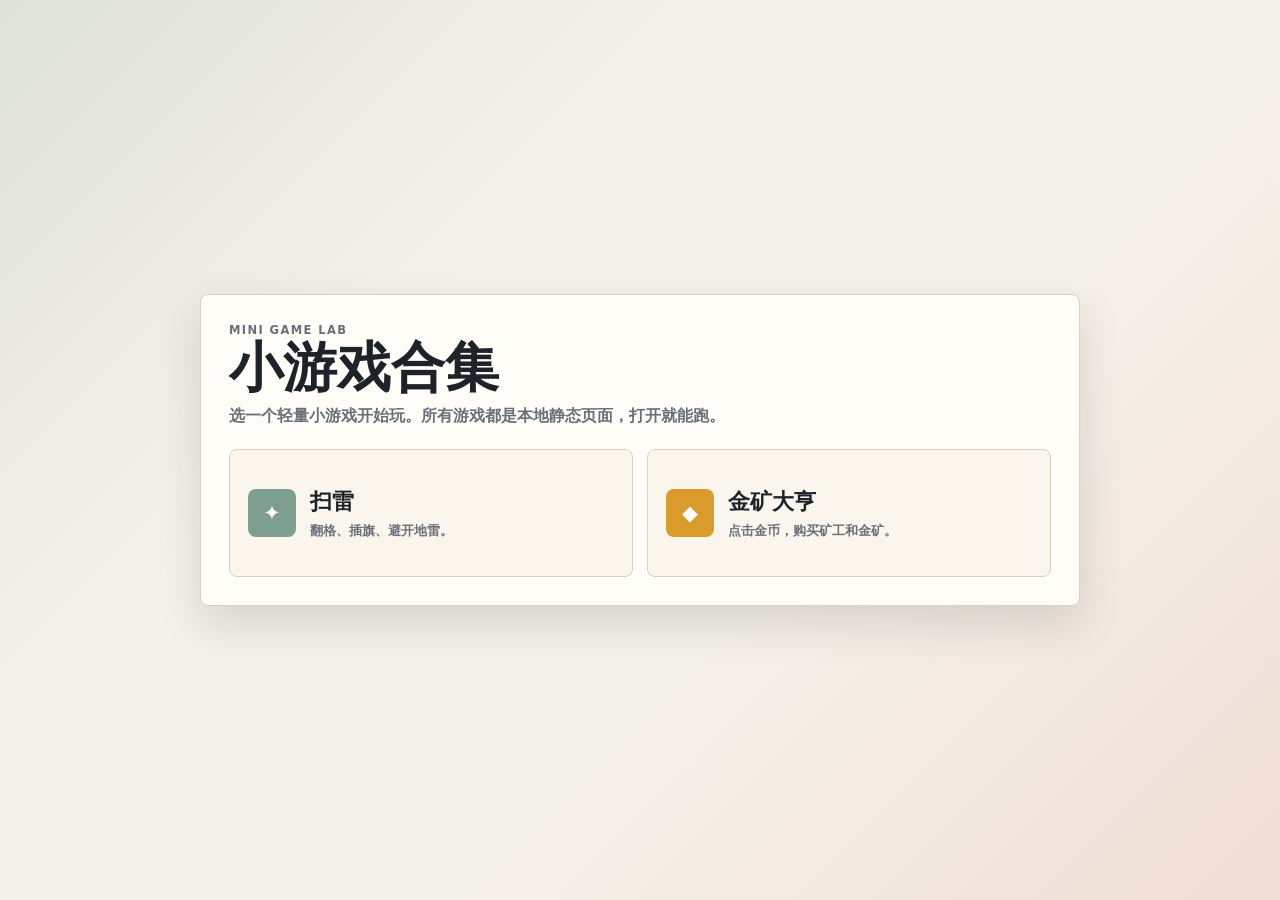
<file: index.html>
<!doctype html>
<html lang="zh-CN">
  <head>
    <meta charset="utf-8">
    <meta name="viewport" content="width=device-width, initial-scale=1">
    <title>小游戏合集</title>
    <link rel="stylesheet" href="styles.css">
  </head>
  <body class="home-page">
    <main class="home-shell">
      <section class="home-hero" aria-labelledby="homeTitle">
        <p class="eyebrow">MINI GAME LAB</p>
        <h1 id="homeTitle">小游戏合集</h1>
        <p class="home-copy">选一个轻量小游戏开始玩。所有游戏都是本地静态页面，打开就能跑。</p>
      </section>

      <section class="game-grid" aria-label="游戏列表">
        <a class="game-card mines-card" href="minesweeper.html">
          <span class="game-mark">✦</span>
          <span>
            <strong>扫雷</strong>
            <small>翻格、插旗、避开地雷。</small>
          </span>
        </a>

        <a class="game-card gold-card" href="gold.html">
          <span class="game-mark">◆</span>
          <span>
            <strong>金矿大亨</strong>
            <small>点击金币，购买矿工和金矿。</small>
          </span>
        </a>
      </section>
    </main>
  </body>
</html>
</file>
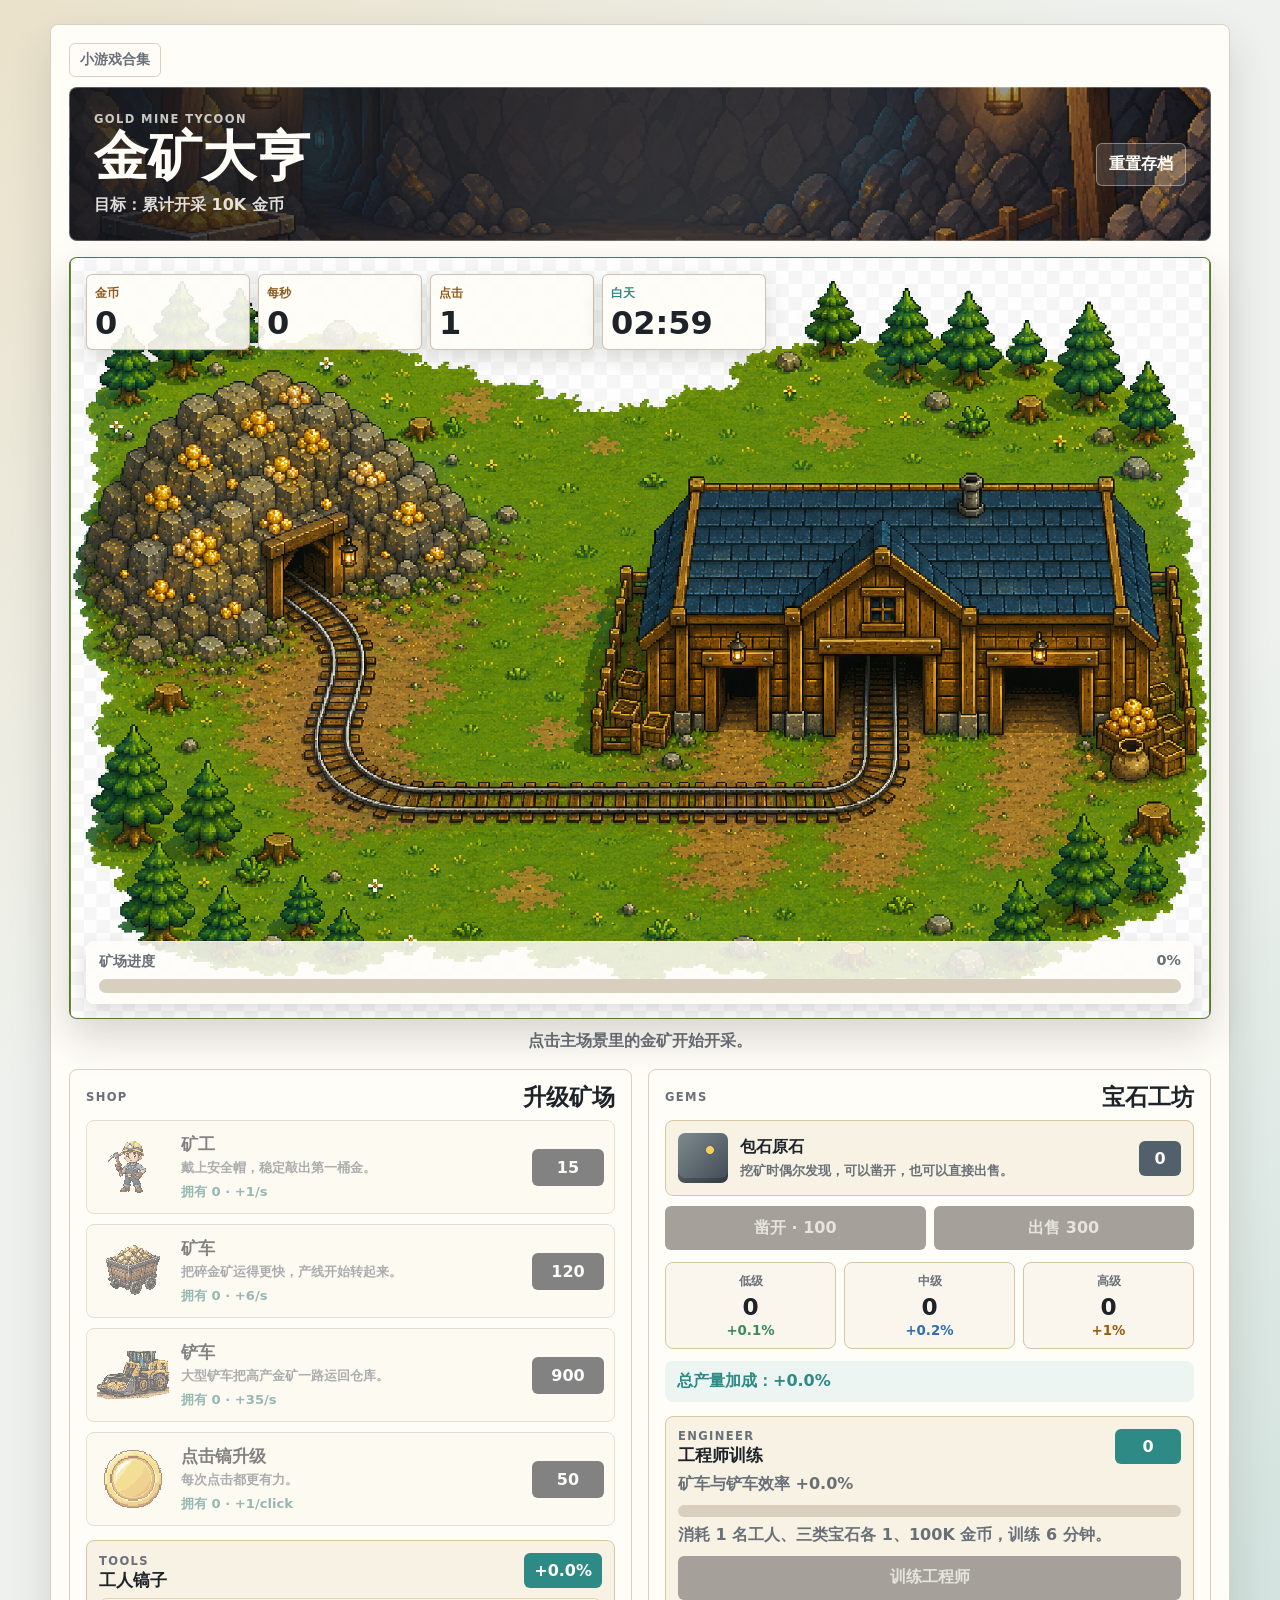
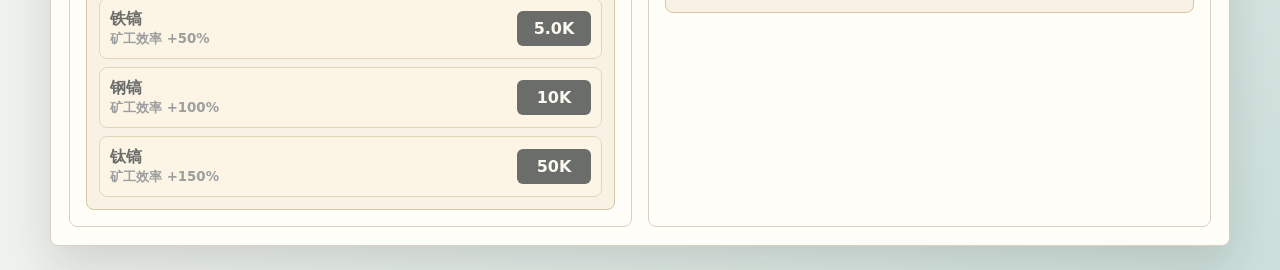
<file: gold.html>
<!doctype html>
<html lang="zh-CN">
  <head>
    <meta charset="utf-8">
    <meta name="viewport" content="width=device-width, initial-scale=1">
    <title>金矿大亨</title>
    <link rel="stylesheet" href="styles.css">
  </head>
  <body class="gold-page">
    <main class="gold-app">
      <nav class="mini-nav gold-nav" aria-label="页面导航">
        <a href="index.html">小游戏合集</a>
      </nav>

      <section class="gold-hero compact-hero" aria-label="金矿大亨">
        <div>
          <p class="eyebrow">GOLD MINE TYCOON</p>
          <h1>金矿大亨</h1>
          <p id="goalText" class="gold-goal">目标：累计开采 10,000 金币</p>
        </div>
        <button id="resetSave" class="reset-save" type="button">重置存档</button>
      </section>

      <section id="scenePanel" class="scene-panel" aria-label="金矿开采主场景">
        <img id="sceneBg" class="scene-bg" src="assets/gold_new/main.png" alt="">

        <div class="scene-hud" aria-label="资源状态">
          <div class="resource">
            <span>金币</span>
            <strong id="goldAmount">0</strong>
          </div>
          <div class="resource">
            <span>每秒</span>
            <strong id="gpsAmount">0</strong>
          </div>
          <div class="resource">
            <span>点击</span>
            <strong id="clickPower">1</strong>
          </div>
          <div class="resource cycle-resource">
            <span id="cyclePhaseText">白天</span>
            <strong id="cycleTimer">03:00</strong>
          </div>
        </div>

        <button id="sceneMineButton" class="scene-mine-button" type="button" aria-label="点击金矿采矿"></button>
        <div id="sceneActors" class="scene-actors" aria-hidden="true"></div>
        <div id="sceneEffects" class="scene-effects" aria-hidden="true"></div>

        <div class="scene-progress" aria-label="目标进度">
          <div class="progress-label">
            <span>矿场进度</span>
            <strong id="progressText">0%</strong>
          </div>
          <div class="progress-track">
            <span id="progressBar"></span>
          </div>
        </div>
      </section>

      <p id="mineMessage" class="mine-message scene-message" role="status">点击主场景里的金矿开始开采。</p>

      <section class="bottom-panels">
        <section class="shop-panel" aria-label="商店">
          <div class="shop-heading">
            <p class="eyebrow">SHOP</p>
            <h2>升级矿场</h2>
          </div>
          <div id="shopList" class="shop-list"></div>

          <section class="management-card" aria-label="工人镐子">
            <div class="management-heading">
              <div>
                <p class="eyebrow">TOOLS</p>
                <h3>工人镐子</h3>
              </div>
              <strong id="workerBoostText">+0%</strong>
            </div>
            <div id="pickaxeUpgradeList" class="upgrade-list"></div>
          </section>
        </section>

        <section class="gem-panel" aria-label="宝石工坊">
          <div class="shop-heading">
            <p class="eyebrow">GEMS</p>
            <h2>宝石工坊</h2>
          </div>

          <div class="rough-row">
            <span class="rough-icon" aria-hidden="true"></span>
            <div>
              <strong>包石原石</strong>
              <small>挖矿时偶尔发现，可以凿开，也可以直接出售。</small>
            </div>
            <b id="roughStoneCount">0</b>
          </div>

          <div class="gem-actions">
            <button id="chiselStone" type="button">凿开 · <span id="chiselCost">100</span></button>
            <button id="sellStone" type="button">出售 300</button>
          </div>

          <div class="gem-stats">
            <div class="gem-stat low">
              <span>低级</span>
              <strong id="lowGemCount">0</strong>
              <small>+0.1%</small>
            </div>
            <div class="gem-stat mid">
              <span>中级</span>
              <strong id="midGemCount">0</strong>
              <small>+0.2%</small>
            </div>
            <div class="gem-stat high">
              <span>高级</span>
              <strong id="highGemCount">0</strong>
              <small>+1%</small>
            </div>
          </div>

          <p class="gem-bonus">总产量加成：<strong id="gemBonusText">+0%</strong></p>

          <section class="management-card engineer-card" aria-label="工程师训练">
            <div class="management-heading">
              <div>
                <p class="eyebrow">ENGINEER</p>
                <h3>工程师训练</h3>
              </div>
              <strong id="engineerCount">0</strong>
            </div>
            <p id="engineerBoostText" class="management-note">矿车与铲车效率 +0%</p>
            <div class="training-progress" aria-label="训练进度">
              <span id="trainingProgressBar"></span>
            </div>
            <p id="trainingStatus" class="management-note">消耗 1 名工人、三类宝石各 1、100K 金币，训练 6 分钟。</p>
            <button id="trainEngineer" class="management-action" type="button">训练工程师</button>
          </section>
        </section>
      </section>
    </main>

    <script src="gold.js"></script>
  </body>
</html>
</file>
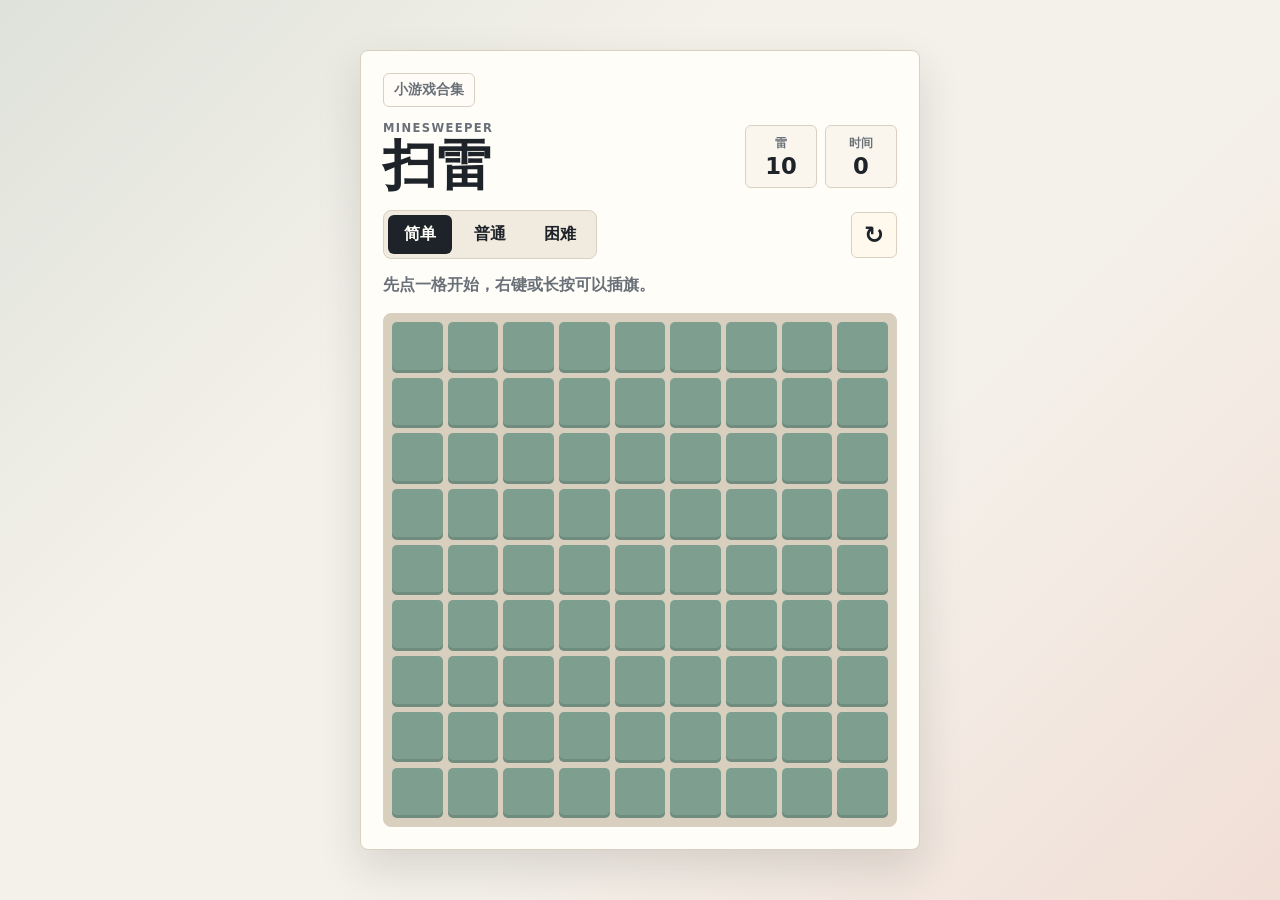
<file: minesweeper.html>
<!doctype html>
<html lang="zh-CN">
  <head>
    <meta charset="utf-8">
    <meta name="viewport" content="width=device-width, initial-scale=1">
    <title>扫雷</title>
    <link rel="stylesheet" href="styles.css">
  </head>
  <body>
    <main class="app">
      <nav class="mini-nav" aria-label="页面导航">
        <a href="index.html">小游戏合集</a>
      </nav>

      <section class="topbar" aria-label="游戏状态">
        <div>
          <p class="eyebrow">MINESWEEPER</p>
          <h1>扫雷</h1>
        </div>
        <div class="stats">
          <div class="stat">
            <span class="stat-label">雷</span>
            <strong id="mineCount">10</strong>
          </div>
          <div class="stat">
            <span class="stat-label">时间</span>
            <strong id="timer">0</strong>
          </div>
        </div>
      </section>

      <section class="controls" aria-label="游戏控制">
        <div class="levels" role="group" aria-label="难度">
          <button class="level is-active" data-level="easy" type="button">简单</button>
          <button class="level" data-level="medium" type="button">普通</button>
          <button class="level" data-level="hard" type="button">困难</button>
        </div>
        <button id="newGame" class="new-game" type="button" aria-label="新游戏">↻</button>
      </section>

      <p id="message" class="message" role="status">先点一格开始，右键或长按可以插旗。</p>
      <div id="board" class="board" aria-label="扫雷棋盘"></div>
    </main>

    <script src="game.js"></script>
  </body>
</html>
</file>
<file: styles.css>
:root {
  color-scheme: light;
  --bg: #f4f1ea;
  --ink: #1d2328;
  --muted: #697078;
  --panel: #fffdf8;
  --line: #d9d0c1;
  --tile: #7e9f90;
  --tile-hover: #8fb4a3;
  --open: #ebe3d5;
  --accent: #d85542;
  --gold: #d99b2b;
  --gold-deep: #8f5b20;
  --stone: #52606c;
  --teal: #2d8a84;
  --wood: #7a4e2a;
  --shadow: 0 18px 44px rgba(38, 35, 29, 0.14);
}

* {
  box-sizing: border-box;
}

body {
  min-height: 100vh;
  margin: 0;
  display: grid;
  place-items: center;
  padding: 24px;
  background:
    linear-gradient(135deg, rgba(126, 159, 144, 0.18), transparent 34%),
    linear-gradient(315deg, rgba(216, 85, 66, 0.12), transparent 38%),
    var(--bg);
  color: var(--ink);
  font-family: Inter, "Segoe UI", system-ui, -apple-system, sans-serif;
}

a {
  color: inherit;
  text-decoration: none;
}

button {
  border: 0;
  border-radius: 6px;
  cursor: pointer;
  color: var(--ink);
  font: inherit;
  font-weight: 800;
}

button:disabled {
  cursor: not-allowed;
}

.home-shell,
.app,
.gold-app {
  border: 1px solid var(--line);
  border-radius: 8px;
  background: var(--panel);
  box-shadow: var(--shadow);
}

.home-shell {
  width: min(94vw, 880px);
  padding: 28px;
}

.home-hero {
  margin-bottom: 22px;
}

.home-copy {
  max-width: 560px;
  margin: 12px 0 0;
  color: var(--muted);
  font-weight: 700;
}

.game-grid {
  display: grid;
  grid-template-columns: repeat(2, minmax(0, 1fr));
  gap: 14px;
}

.game-card {
  display: flex;
  align-items: center;
  gap: 14px;
  min-height: 128px;
  padding: 18px;
  border: 1px solid var(--line);
  border-radius: 8px;
  background: #faf6ed;
  transition: transform 160ms ease, border-color 160ms ease, box-shadow 160ms ease;
}

.game-card:hover {
  transform: translateY(-2px);
  border-color: rgba(29, 35, 40, 0.34);
  box-shadow: 0 12px 28px rgba(38, 35, 29, 0.12);
}

.game-card strong {
  display: block;
  font-size: 1.35rem;
}

.game-card small {
  display: block;
  margin-top: 6px;
  color: var(--muted);
  font-weight: 700;
}

.game-mark {
  display: grid;
  place-items: center;
  width: 48px;
  height: 48px;
  border-radius: 8px;
  color: #fffdf8;
  font-size: 1.3rem;
  flex: 0 0 auto;
}

.mines-card .game-mark {
  background: var(--tile);
}

.gold-card .game-mark {
  background: var(--gold);
}

.app {
  width: min(94vw, 560px);
  padding: 22px;
}

.mini-nav {
  margin-bottom: 14px;
}

.mini-nav a {
  display: inline-flex;
  align-items: center;
  min-height: 34px;
  padding: 7px 10px;
  border: 1px solid var(--line);
  border-radius: 6px;
  color: var(--muted);
  font-size: 0.86rem;
  font-weight: 800;
  background: rgba(255, 253, 248, 0.78);
}

.topbar,
.controls,
.stats,
.levels {
  display: flex;
  align-items: center;
}

.topbar {
  justify-content: space-between;
  gap: 16px;
}

.eyebrow {
  margin: 0 0 4px;
  color: var(--muted);
  font-size: 0.72rem;
  font-weight: 800;
  letter-spacing: 0.12em;
}

h1,
h2 {
  margin: 0;
  line-height: 0.98;
}

h1 {
  font-size: clamp(2rem, 8vw, 3.4rem);
}

h2 {
  font-size: 1.45rem;
}

.stats {
  gap: 8px;
}

.stat {
  min-width: 72px;
  padding: 10px 12px;
  border: 1px solid var(--line);
  border-radius: 6px;
  text-align: center;
  background: #faf6ed;
}

.stat-label {
  display: block;
  color: var(--muted);
  font-size: 0.74rem;
  font-weight: 700;
}

.stat strong {
  display: block;
  margin-top: 3px;
  font-size: 1.42rem;
  line-height: 1;
  font-variant-numeric: tabular-nums;
}

.controls {
  justify-content: space-between;
  gap: 12px;
  margin-top: 18px;
}

.levels {
  gap: 6px;
  padding: 4px;
  border: 1px solid var(--line);
  border-radius: 8px;
  background: #f1eadf;
}

.level {
  min-width: 64px;
  padding: 9px 12px;
  background: transparent;
}

.level.is-active {
  background: var(--ink);
  color: #fffdf8;
}

.new-game {
  width: 46px;
  height: 46px;
  border: 1px solid var(--line);
  background: #fff9ed;
  font-size: 1.5rem;
  line-height: 1;
}

.message {
  min-height: 24px;
  margin: 16px 0 14px;
  color: var(--muted);
  font-weight: 700;
}

.board {
  --size: 9;
  display: grid;
  grid-template-columns: repeat(var(--size), minmax(0, 1fr));
  gap: 5px;
  width: 100%;
  aspect-ratio: 1;
  padding: 8px;
  border: 1px solid var(--line);
  border-radius: 8px;
  background: #d8cfbf;
  touch-action: manipulation;
}

.cell {
  display: grid;
  place-items: center;
  min-width: 0;
  aspect-ratio: 1;
  border-radius: 5px;
  background: var(--tile);
  box-shadow: inset 0 -3px rgba(0, 0, 0, 0.12);
  color: #fffdf8;
  font-size: clamp(0.78rem, 4.3vw, 1.45rem);
  font-weight: 900;
  line-height: 1;
  user-select: none;
}

.cell:hover {
  background: var(--tile-hover);
}

.cell.is-open {
  background: var(--open);
  box-shadow: inset 0 0 0 1px rgba(79, 66, 52, 0.12);
}

.cell.is-flagged {
  color: #fff7d7;
}

.cell.is-mine {
  background: var(--accent);
}

.cell[data-neighbor="1"] {
  color: #2f6fb2;
}

.cell[data-neighbor="2"] {
  color: #3b8b5b;
}

.cell[data-neighbor="3"] {
  color: #c43d32;
}

.cell[data-neighbor="4"],
.cell[data-neighbor="5"],
.cell[data-neighbor="6"],
.cell[data-neighbor="7"],
.cell[data-neighbor="8"] {
  color: #7a4ea3;
}

.gold-page {
  place-items: start center;
  background:
    linear-gradient(135deg, rgba(217, 155, 43, 0.18), transparent 35%),
    linear-gradient(315deg, rgba(45, 138, 132, 0.18), transparent 40%),
    #eef1ed;
}

.gold-app {
  width: min(96vw, 1040px);
  padding: 18px;
}

.gold-nav {
  position: relative;
  z-index: 2;
  margin-bottom: 10px;
}

.gold-hero {
  min-height: 230px;
  display: flex;
  align-items: flex-start;
  justify-content: space-between;
  gap: 18px;
  padding: 24px;
  border: 1px solid rgba(255, 255, 255, 0.28);
  border-radius: 8px;
  background:
    linear-gradient(90deg, rgba(22, 24, 28, 0.82), rgba(22, 24, 28, 0.34)),
    url("assets/gold/gold-mine-bg.png") center / cover;
  color: #fffdf8;
}

.gold-hero .eyebrow {
  color: rgba(255, 253, 248, 0.76);
}

.gold-goal {
  max-width: 420px;
  margin: 12px 0 0;
  color: rgba(255, 253, 248, 0.86);
  font-weight: 800;
}

.gold-goal.is-complete {
  color: #ffd86e;
}

.reset-save {
  flex: 0 0 auto;
  padding: 10px 12px;
  border: 1px solid rgba(255, 253, 248, 0.38);
  background: rgba(255, 253, 248, 0.13);
  color: #fffdf8;
}

.gold-layout {
  display: grid;
  grid-template-columns: minmax(0, 0.96fr) minmax(320px, 1.04fr);
  gap: 16px;
  margin-top: 16px;
}

.mine-panel,
.shop-panel {
  border: 1px solid var(--line);
  border-radius: 8px;
  background: #fffdf8;
}

.mine-panel {
  padding: 18px;
  text-align: center;
}

.resource-strip {
  display: grid;
  grid-template-columns: repeat(3, minmax(0, 1fr));
  gap: 8px;
}

.resource {
  min-width: 0;
  padding: 10px 8px;
  border: 1px solid #dbcba8;
  border-radius: 6px;
  background: #fff5d8;
}

.resource span {
  display: block;
  color: var(--gold-deep);
  font-size: 0.78rem;
  font-weight: 900;
}

.resource strong {
  display: block;
  margin-top: 5px;
  font-size: clamp(1.25rem, 4vw, 2rem);
  line-height: 1;
  font-variant-numeric: tabular-nums;
}

.mine-stage {
  position: relative;
  height: 142px;
  margin: 14px 0 8px;
  overflow: hidden;
  border: 1px solid #d7c6a3;
  border-radius: 8px;
  background:
    linear-gradient(180deg, rgba(255, 248, 220, 0.86), rgba(237, 221, 188, 0.86)),
    repeating-linear-gradient(90deg, rgba(122, 78, 42, 0.08) 0 10px, transparent 10px 20px);
}

.mine-stage::before {
  content: "";
  position: absolute;
  left: 12px;
  right: 12px;
  bottom: 24px;
  height: 8px;
  border-radius: 999px;
  background: linear-gradient(90deg, #785230, #b58a4a 68%, #785230);
  box-shadow: 0 8px 0 rgba(82, 96, 108, 0.24);
}

.stage-cave {
  position: absolute;
  left: 12px;
  bottom: 22px;
  width: 76px;
  height: 76px;
  border-radius: 50% 50% 8px 8px;
  background:
    radial-gradient(circle at 58% 36%, rgba(217, 155, 43, 0.58) 0 10%, transparent 11%),
    radial-gradient(circle at 50% 68%, #252a2f 0 43%, transparent 44%),
    linear-gradient(135deg, #6d7880, #303941);
  box-shadow: inset 0 -8px rgba(0, 0, 0, 0.18);
}

.stage-warehouse {
  position: absolute;
  right: 6px;
  bottom: 20px;
  width: 116px;
  height: 92px;
  object-fit: contain;
  image-rendering: pixelated;
  pointer-events: none;
  z-index: 2;
}

.stage-units {
  position: absolute;
  inset: 0;
  z-index: 3;
  pointer-events: none;
}

.stage-unit {
  --lane: 0;
  --delay: 0s;
  --duration: 8s;
  position: absolute;
  left: -78px;
  bottom: calc(30px + var(--lane) * 18px);
  width: 58px;
  height: 58px;
  object-fit: contain;
  image-rendering: pixelated;
  animation: carry-gold var(--duration) linear infinite;
  animation-delay: var(--delay);
}

.stage-unit.cart {
  width: 72px;
  height: 58px;
  bottom: calc(24px + var(--lane) * 18px);
}

.stage-unit.loader {
  width: 92px;
  height: 72px;
  bottom: calc(18px + var(--lane) * 18px);
}

@keyframes carry-gold {
  0% {
    transform: translateX(0) translateY(0);
    opacity: 0;
  }
  8% {
    opacity: 1;
  }
  50% {
    transform: translateX(calc(min(96vw, 1040px) * 0.28)) translateY(-4px);
  }
  88% {
    opacity: 1;
  }
  100% {
    transform: translateX(410px) translateY(0);
    opacity: 0;
  }
}

.coin-button {
  position: relative;
  width: min(78vw, 290px);
  aspect-ratio: 1;
  margin: 26px auto 14px;
  display: grid;
  place-items: center;
  border-radius: 50%;
  background: radial-gradient(circle at 50% 44%, #fff7b9 0 12%, #f0bf3e 42%, #84501d 74%);
  box-shadow:
    inset 0 -12px rgba(78, 44, 17, 0.22),
    0 18px 36px rgba(143, 91, 32, 0.24);
  transition: transform 100ms ease;
}

.coin-button:hover {
  transform: translateY(-2px);
}

.coin-button:active,
.coin-button.is-popping {
  transform: scale(0.96);
}

.coin-button img {
  width: 82%;
  height: 82%;
  object-fit: contain;
  image-rendering: pixelated;
  pointer-events: none;
}

.click-burst {
  position: absolute;
  left: 50%;
  top: 16%;
  translate: -50% 0;
  z-index: 4;
  color: #fff8c9;
  text-shadow: 0 2px 0 #8f5b20, 0 0 12px rgba(217, 155, 43, 0.65);
  font-size: clamp(1.1rem, 5vw, 1.7rem);
  font-weight: 1000;
  pointer-events: none;
  animation: float-score 720ms ease-out forwards;
}

.nugget-particle {
  --x: 0px;
  --y: -72px;
  position: absolute;
  left: 50%;
  top: 48%;
  width: 24px;
  height: 24px;
  z-index: 3;
  object-fit: contain;
  image-rendering: pixelated;
  pointer-events: none;
  animation: nugget-pop 760ms ease-out forwards;
}

@keyframes float-score {
  from {
    opacity: 0;
    transform: translateY(8px) scale(0.84);
  }
  20% {
    opacity: 1;
  }
  to {
    opacity: 0;
    transform: translateY(-54px) scale(1.05);
  }
}

@keyframes nugget-pop {
  from {
    opacity: 1;
    transform: translate(-50%, -50%) scale(0.55) rotate(0deg);
  }
  to {
    opacity: 0;
    transform: translate(calc(-50% + var(--x)), calc(-50% + var(--y))) scale(1.08) rotate(130deg);
  }
}

.mine-message {
  min-height: 24px;
  margin: 0 0 18px;
  color: var(--muted);
  font-weight: 900;
}

.progress-wrap {
  padding: 12px;
  border: 1px solid var(--line);
  border-radius: 8px;
  background: #f5f1e8;
}

.progress-label {
  display: flex;
  justify-content: space-between;
  gap: 10px;
  margin-bottom: 8px;
  color: var(--muted);
  font-size: 0.9rem;
  font-weight: 900;
}

.progress-track {
  height: 14px;
  overflow: hidden;
  border-radius: 999px;
  background: #d8cfbf;
}

.progress-track span {
  display: block;
  width: 0%;
  height: 100%;
  border-radius: inherit;
  background: linear-gradient(90deg, var(--teal), var(--gold));
  transition: width 180ms ease;
}

.side-panels {
  display: grid;
  gap: 16px;
}

.shop-panel,
.gem-panel {
  padding: 16px;
}

.shop-heading {
  display: flex;
  justify-content: space-between;
  align-items: end;
  gap: 10px;
  margin-bottom: 12px;
}

.shop-list {
  display: grid;
  gap: 10px;
}

.shop-card {
  display: grid;
  grid-template-columns: 72px minmax(0, 1fr) auto;
  align-items: center;
  gap: 12px;
  width: 100%;
  min-height: 92px;
  padding: 10px;
  border: 1px solid #d7c6a3;
  border-radius: 8px;
  background: #fff8e8;
  text-align: left;
  transition: transform 140ms ease, border-color 140ms ease, background 140ms ease;
}

.shop-card:not(:disabled):hover {
  transform: translateY(-1px);
  border-color: var(--gold);
  background: #fff2cf;
}

.shop-card:disabled {
  opacity: 0.56;
  filter: grayscale(0.35);
}

.shop-card img {
  width: 72px;
  height: 72px;
  object-fit: contain;
  image-rendering: pixelated;
}

.shop-copy {
  min-width: 0;
}

.shop-copy strong,
.shop-copy small,
.shop-copy em {
  display: block;
}

.shop-copy strong {
  font-size: 1.05rem;
}

.shop-copy small {
  margin-top: 3px;
  color: var(--muted);
  font-weight: 700;
}

.shop-copy em {
  margin-top: 6px;
  color: var(--teal);
  font-size: 0.82rem;
  font-style: normal;
  font-weight: 900;
}

.shop-cost {
  min-width: 72px;
  padding: 9px 10px;
  border-radius: 6px;
  background: var(--ink);
  color: #fffdf8;
  text-align: center;
  font-variant-numeric: tabular-nums;
}

.gem-panel {
  border: 1px solid var(--line);
  border-radius: 8px;
  background: #fffdf8;
}

.rough-row {
  display: grid;
  grid-template-columns: 50px minmax(0, 1fr) auto;
  align-items: center;
  gap: 12px;
  padding: 12px;
  border: 1px solid #d7c6a3;
  border-radius: 8px;
  background: #f8f2e5;
}

.rough-icon {
  width: 50px;
  aspect-ratio: 1;
  border-radius: 7px;
  background:
    radial-gradient(circle at 64% 34%, #f6cf5d 0 8%, transparent 9%),
    linear-gradient(135deg, #7f8990, #3f4a52);
  box-shadow: inset 0 -5px rgba(0, 0, 0, 0.2);
}

.rough-row strong,
.rough-row small {
  display: block;
}

.rough-row small {
  margin-top: 4px;
  color: var(--muted);
  font-weight: 700;
}

.rough-row b {
  min-width: 42px;
  padding: 8px 10px;
  border-radius: 6px;
  background: var(--stone);
  color: #fffdf8;
  text-align: center;
  font-variant-numeric: tabular-nums;
}

.gem-actions {
  display: grid;
  grid-template-columns: repeat(2, minmax(0, 1fr));
  gap: 8px;
  margin-top: 10px;
}

.gem-actions button {
  min-height: 44px;
  padding: 10px;
  background: var(--ink);
  color: #fffdf8;
}

.gem-actions button:nth-child(2) {
  background: var(--gold-deep);
}

.gem-actions button:disabled {
  background: #a5a09a;
  color: rgba(255, 253, 248, 0.72);
}

.gem-stats {
  display: grid;
  grid-template-columns: repeat(3, minmax(0, 1fr));
  gap: 8px;
  margin-top: 12px;
}

.gem-stat {
  min-width: 0;
  padding: 10px 8px;
  border-radius: 8px;
  text-align: center;
  border: 1px solid #d7c6a3;
  background: #faf6ed;
}

.gem-stat span,
.gem-stat strong,
.gem-stat small {
  display: block;
}

.gem-stat span {
  color: var(--muted);
  font-size: 0.78rem;
  font-weight: 900;
}

.gem-stat strong {
  margin-top: 5px;
  font-size: 1.45rem;
  line-height: 1;
  font-variant-numeric: tabular-nums;
}

.gem-stat small {
  margin-top: 4px;
  font-weight: 900;
}

.gem-stat.low small {
  color: #3b8b5b;
}

.gem-stat.mid small {
  color: #2f6fb2;
}

.gem-stat.high small {
  color: #9c5a0d;
}

.gem-bonus {
  margin: 12px 0 0;
  padding: 10px 12px;
  border-radius: 8px;
  background: #edf5f3;
  color: var(--teal);
  font-weight: 900;
}

@media (max-width: 760px) {
  body {
    padding: 12px;
  }

  .home-shell,
  .app,
  .gold-app {
    padding: 16px;
  }

  .game-grid,
  .gold-layout {
    grid-template-columns: 1fr;
  }

  .game-card {
    min-height: 104px;
  }

  .topbar {
    align-items: flex-start;
  }

  .stats {
    flex-direction: column;
  }

  .stat {
    min-width: 64px;
    padding: 8px 10px;
  }

  .controls {
    align-items: stretch;
  }

  .levels {
    flex: 1;
  }

  .level {
    min-width: 0;
    flex: 1;
    padding-inline: 6px;
  }

  .board {
    gap: 4px;
    padding: 6px;
  }

  .mine-stage {
    height: 112px;
  }

  .stage-cave {
    width: 58px;
    height: 58px;
  }

  .stage-warehouse {
    width: 86px;
    height: 72px;
  }

  .stage-unit {
    width: 46px;
    height: 46px;
  }

  .stage-unit.cart {
    width: 58px;
    height: 46px;
  }

  .stage-unit.loader {
    width: 72px;
    height: 56px;
  }

  @keyframes carry-gold {
    0% {
      transform: translateX(0) translateY(0);
      opacity: 0;
    }
    8% {
      opacity: 1;
    }
    88% {
      opacity: 1;
    }
    100% {
      transform: translateX(74vw) translateY(0);
      opacity: 0;
    }
  }

  .gold-hero {
    min-height: 260px;
    flex-direction: column;
    justify-content: space-between;
    padding: 18px;
  }

  .reset-save {
    align-self: flex-start;
  }

  .shop-card {
    grid-template-columns: 58px minmax(0, 1fr);
  }

  .shop-card img {
    width: 58px;
    height: 58px;
  }

  .shop-cost {
    grid-column: 2;
    justify-self: start;
    min-width: 92px;
  }
}

@media (prefers-reduced-motion: reduce) {
  .stage-unit {
    animation: none;
    opacity: 1;
    transform: translateX(145px);
  }

  .coin-button,
  .shop-card,
  .game-card,
  .progress-track span {
    transition: none;
  }

  .click-burst,
  .nugget-particle {
    animation-duration: 1ms;
  }
}

/* Gold mine scene v2 */
.gold-app {
  width: min(96vw, 1180px);
}

.compact-hero {
  min-height: 154px;
  align-items: center;
}

.scene-panel {
  position: relative;
  width: 100%;
  aspect-ratio: 3 / 2;
  margin-top: 16px;
  overflow: hidden;
  border: 1px solid rgba(29, 35, 40, 0.22);
  border-radius: 8px;
  background: #668f32;
  box-shadow: 0 18px 42px rgba(38, 35, 29, 0.18);
  isolation: isolate;
}

.scene-bg {
  position: absolute;
  inset: 0;
  width: 100%;
  height: 100%;
  object-fit: contain;
  image-rendering: pixelated;
  user-select: none;
  pointer-events: none;
}

.scene-hud {
  position: absolute;
  z-index: 8;
  left: 16px;
  top: 16px;
  display: grid;
  grid-template-columns: repeat(4, minmax(84px, 1fr));
  gap: 8px;
  width: min(680px, calc(100% - 32px));
}

.scene-hud .resource {
  background: rgba(255, 253, 248, 0.9);
  border-color: rgba(122, 78, 42, 0.35);
  box-shadow: 0 8px 20px rgba(38, 35, 29, 0.14);
}

.scene-panel.is-night {
  background: #14283a;
}

.scene-panel.is-night .scene-hud .resource,
.scene-panel.is-night .scene-progress {
  background: rgba(236, 243, 242, 0.86);
  border-color: rgba(155, 187, 196, 0.38);
}

.cycle-resource span {
  color: var(--teal);
}

.scene-mine-button {
  position: absolute;
  z-index: 10;
  left: 3%;
  top: 17%;
  width: 32%;
  height: 39%;
  border-radius: 48% 42% 34% 40%;
  background: transparent;
  cursor: pointer;
}

.scene-mine-button:focus-visible {
  outline: 3px solid rgba(255, 216, 110, 0.95);
  outline-offset: 3px;
}

.scene-actors,
.scene-effects {
  position: absolute;
  inset: 0;
  z-index: 6;
  pointer-events: none;
}

.scene-effects {
  z-index: 12;
}

.scene-progress {
  position: absolute;
  z-index: 8;
  left: 16px;
  right: 16px;
  bottom: 14px;
  padding: 10px 12px;
  border: 1px solid rgba(255, 253, 248, 0.34);
  border-radius: 8px;
  background: rgba(255, 253, 248, 0.86);
  box-shadow: 0 8px 20px rgba(38, 35, 29, 0.14);
}

.scene-message {
  margin: 12px 0;
  text-align: center;
}

.scene-actor {
  --delay: 0s;
  --lane: 0;
  position: absolute;
  left: 0;
  top: 0;
  width: 7%;
  aspect-ratio: 1;
  transform-origin: 50% 100%;
  animation-delay: var(--delay);
  animation-timing-function: linear;
  animation-iteration-count: infinite;
  will-change: transform, opacity;
}

.actor-sprite {
  width: 100%;
  height: 100%;
  object-fit: contain;
  image-rendering: pixelated;
  filter: drop-shadow(0 6px 3px rgba(38, 35, 29, 0.28));
  animation: actor-step 620ms ease-in-out infinite;
}

.actor-miner {
  width: 5.6%;
  animation-name: miner-route;
  animation-duration: 13s;
}

.actor-cart {
  width: 8.4%;
  animation-name: cart-route;
  animation-duration: 14.5s;
}

.actor-loader {
  width: 10.4%;
  animation-name: loader-route;
  animation-duration: 16s;
}

.actor-cart .actor-sprite,
.actor-loader .actor-sprite {
  animation-name: vehicle-bob;
  animation-duration: 780ms;
}

@keyframes actor-step {
  0%,
  100% {
    transform: translateY(0) rotate(-1deg);
  }
  50% {
    transform: translateY(-4%) rotate(1deg);
  }
}

@keyframes vehicle-bob {
  0%,
  100% {
    transform: translateY(0) rotate(-0.5deg);
  }
  50% {
    transform: translateY(-2.5%) rotate(0.7deg);
  }
}

@keyframes miner-route {
  0% {
    left: 21%;
    top: 50%;
    opacity: 0;
    transform: scale(0.92);
  }
  6%,
  18% {
    left: 24%;
    top: 53%;
    opacity: 1;
    transform: scale(0.94) rotate(-3deg);
  }
  22% {
    left: 29%;
    top: 57%;
    transform: scale(0.96);
  }
  45% {
    left: 45%;
    top: 57%;
    transform: scale(1);
  }
  62%,
  70% {
    left: 53%;
    top: 54%;
    opacity: 1;
    transform: scale(0.95);
  }
  78% {
    left: 44%;
    top: 58%;
    transform: scale(0.98) scaleX(-1);
  }
  94% {
    left: 27%;
    top: 55%;
    opacity: 1;
    transform: scale(0.94) scaleX(-1);
  }
  100% {
    left: 21%;
    top: 50%;
    opacity: 0;
    transform: scale(0.92) scaleX(-1);
  }
}

@keyframes cart-route {
  0% {
    left: 20%;
    top: 48%;
    opacity: 0;
    transform: scale(0.9) rotate(15deg);
  }
  8%,
  18% {
    left: 24%;
    top: 58%;
    opacity: 1;
    transform: scale(0.94) rotate(5deg);
  }
  42% {
    left: 36%;
    top: 70%;
    transform: scale(0.98);
  }
  67%,
  75% {
    left: 68%;
    top: 67%;
    opacity: 1;
    transform: scale(0.96) rotate(-8deg);
  }
  82% {
    left: 49%;
    top: 70%;
    transform: scale(0.98) scaleX(-1);
  }
  96% {
    left: 24%;
    top: 58%;
    opacity: 1;
    transform: scale(0.94) scaleX(-1) rotate(-4deg);
  }
  100% {
    left: 20%;
    top: 48%;
    opacity: 0;
    transform: scale(0.9) scaleX(-1) rotate(-15deg);
  }
}

@keyframes loader-route {
  0% {
    left: 31%;
    top: 58%;
    opacity: 0;
    transform: scale(0.92);
  }
  10%,
  20% {
    left: 35%;
    top: 63%;
    opacity: 1;
    transform: scale(0.94);
  }
  48% {
    left: 56%;
    top: 70%;
    transform: scale(0.98);
  }
  70%,
  78% {
    left: 86%;
    top: 58%;
    opacity: 1;
    transform: scale(0.94);
  }
  86% {
    left: 62%;
    top: 70%;
    transform: scale(0.98) scaleX(-1);
  }
  96% {
    left: 37%;
    top: 64%;
    opacity: 1;
    transform: scale(0.94) scaleX(-1);
  }
  100% {
    left: 31%;
    top: 58%;
    opacity: 0;
    transform: scale(0.92) scaleX(-1);
  }
}

.scene-score-burst {
  position: absolute;
  left: 21%;
  top: 31%;
  color: #fff8c9;
  text-shadow: 0 2px 0 #8f5b20, 0 0 12px rgba(217, 155, 43, 0.65);
  font-size: clamp(1rem, 3.6vw, 1.7rem);
  font-weight: 1000;
  animation: scene-score 780ms ease-out forwards;
}

.scene-gold-particle {
  --x: 0px;
  --y: -50px;
  position: absolute;
  left: 21%;
  top: 37%;
  width: clamp(18px, 3.2vw, 32px);
  height: clamp(18px, 3.2vw, 32px);
  object-fit: contain;
  image-rendering: pixelated;
  animation: scene-particle 760ms ease-out forwards;
}

@keyframes scene-score {
  0% {
    opacity: 0;
    transform: translateY(10px) scale(0.86);
  }
  20% {
    opacity: 1;
  }
  100% {
    opacity: 0;
    transform: translateY(-58px) scale(1.05);
  }
}

@keyframes scene-particle {
  0% {
    opacity: 1;
    transform: translate(-50%, -50%) scale(0.55) rotate(0deg);
  }
  100% {
    opacity: 0;
    transform: translate(calc(-50% + var(--x)), calc(-50% + var(--y))) scale(1.08) rotate(130deg);
  }
}

.bottom-panels {
  display: grid;
  grid-template-columns: minmax(0, 1fr) minmax(0, 1fr);
  align-items: stretch;
  gap: 16px;
  margin-top: 14px;
}

.bottom-panels .shop-panel,
.bottom-panels .gem-panel {
  min-height: 100%;
}

.management-card {
  margin-top: 14px;
  padding: 12px;
  border: 1px solid #d7c6a3;
  border-radius: 8px;
  background: #f8f2e5;
}

.management-heading {
  display: flex;
  align-items: end;
  justify-content: space-between;
  gap: 12px;
  margin-bottom: 10px;
}

.management-heading h3 {
  margin: 0;
  font-size: 1.05rem;
  line-height: 1;
}

.management-heading > strong {
  min-width: 66px;
  padding: 8px 10px;
  border-radius: 6px;
  background: var(--teal);
  color: #fffdf8;
  text-align: center;
  font-variant-numeric: tabular-nums;
}

.upgrade-list {
  display: grid;
  gap: 8px;
}

.upgrade-row {
  display: flex;
  align-items: center;
  justify-content: space-between;
  gap: 12px;
  width: 100%;
  min-height: 54px;
  padding: 10px;
  border: 1px solid #d7c6a3;
  border-radius: 8px;
  background: #fff8e8;
  text-align: left;
}

.upgrade-row:not(:disabled):hover {
  background: #fff2cf;
}

.upgrade-row:disabled {
  opacity: 0.64;
}

.upgrade-row span,
.upgrade-row strong,
.upgrade-row small {
  display: block;
}

.upgrade-row small,
.management-note {
  color: var(--muted);
  font-weight: 800;
}

.upgrade-row em {
  flex: 0 0 auto;
  min-width: 74px;
  padding: 8px 10px;
  border-radius: 6px;
  background: var(--ink);
  color: #fffdf8;
  text-align: center;
  font-style: normal;
  font-variant-numeric: tabular-nums;
}

.management-note {
  margin: 8px 0 0;
}

.training-progress {
  height: 12px;
  margin-top: 10px;
  overflow: hidden;
  border-radius: 999px;
  background: #d8cfbf;
}

.training-progress span {
  display: block;
  width: 0%;
  height: 100%;
  border-radius: inherit;
  background: linear-gradient(90deg, var(--teal), var(--gold));
  transition: width 180ms ease;
}

.management-action {
  width: 100%;
  min-height: 44px;
  margin-top: 10px;
  padding: 10px;
  background: var(--ink);
  color: #fffdf8;
}

.management-action:disabled {
  background: #a5a09a;
  color: rgba(255, 253, 248, 0.72);
}

@media (max-width: 760px) {
  .compact-hero {
    min-height: 210px;
  }

  .scene-hud {
    left: 8px;
    right: 8px;
    top: 8px;
    width: auto;
    grid-template-columns: repeat(2, minmax(0, 1fr));
    gap: 5px;
  }

  .scene-hud .resource {
    padding: 7px 5px;
  }

  .scene-hud .resource strong {
    font-size: 1rem;
  }

  .scene-progress {
    left: 8px;
    right: 8px;
    bottom: 8px;
    padding: 8px;
  }

  .scene-mine-button {
    left: 2%;
    top: 18%;
    width: 37%;
    height: 40%;
  }

  .scene-actor {
    width: 8.8%;
  }

  .actor-cart {
    width: 11%;
  }

  .actor-loader {
    width: 14%;
  }

  .bottom-panels {
    grid-template-columns: 1fr;
  }
}

@media (prefers-reduced-motion: reduce) {
  .scene-actor,
  .actor-sprite {
    animation: none;
    opacity: 1;
  }

  .actor-miner {
    left: 44%;
    top: 58%;
    transform: scale(0.96);
  }

  .actor-cart {
    left: 58%;
    top: 69%;
    transform: scale(0.98);
  }

  .actor-loader {
    left: 74%;
    top: 64%;
    transform: scale(1);
  }

  .scene-score-burst,
  .scene-gold-particle {
    animation-duration: 1ms;
  }
}
</file>
